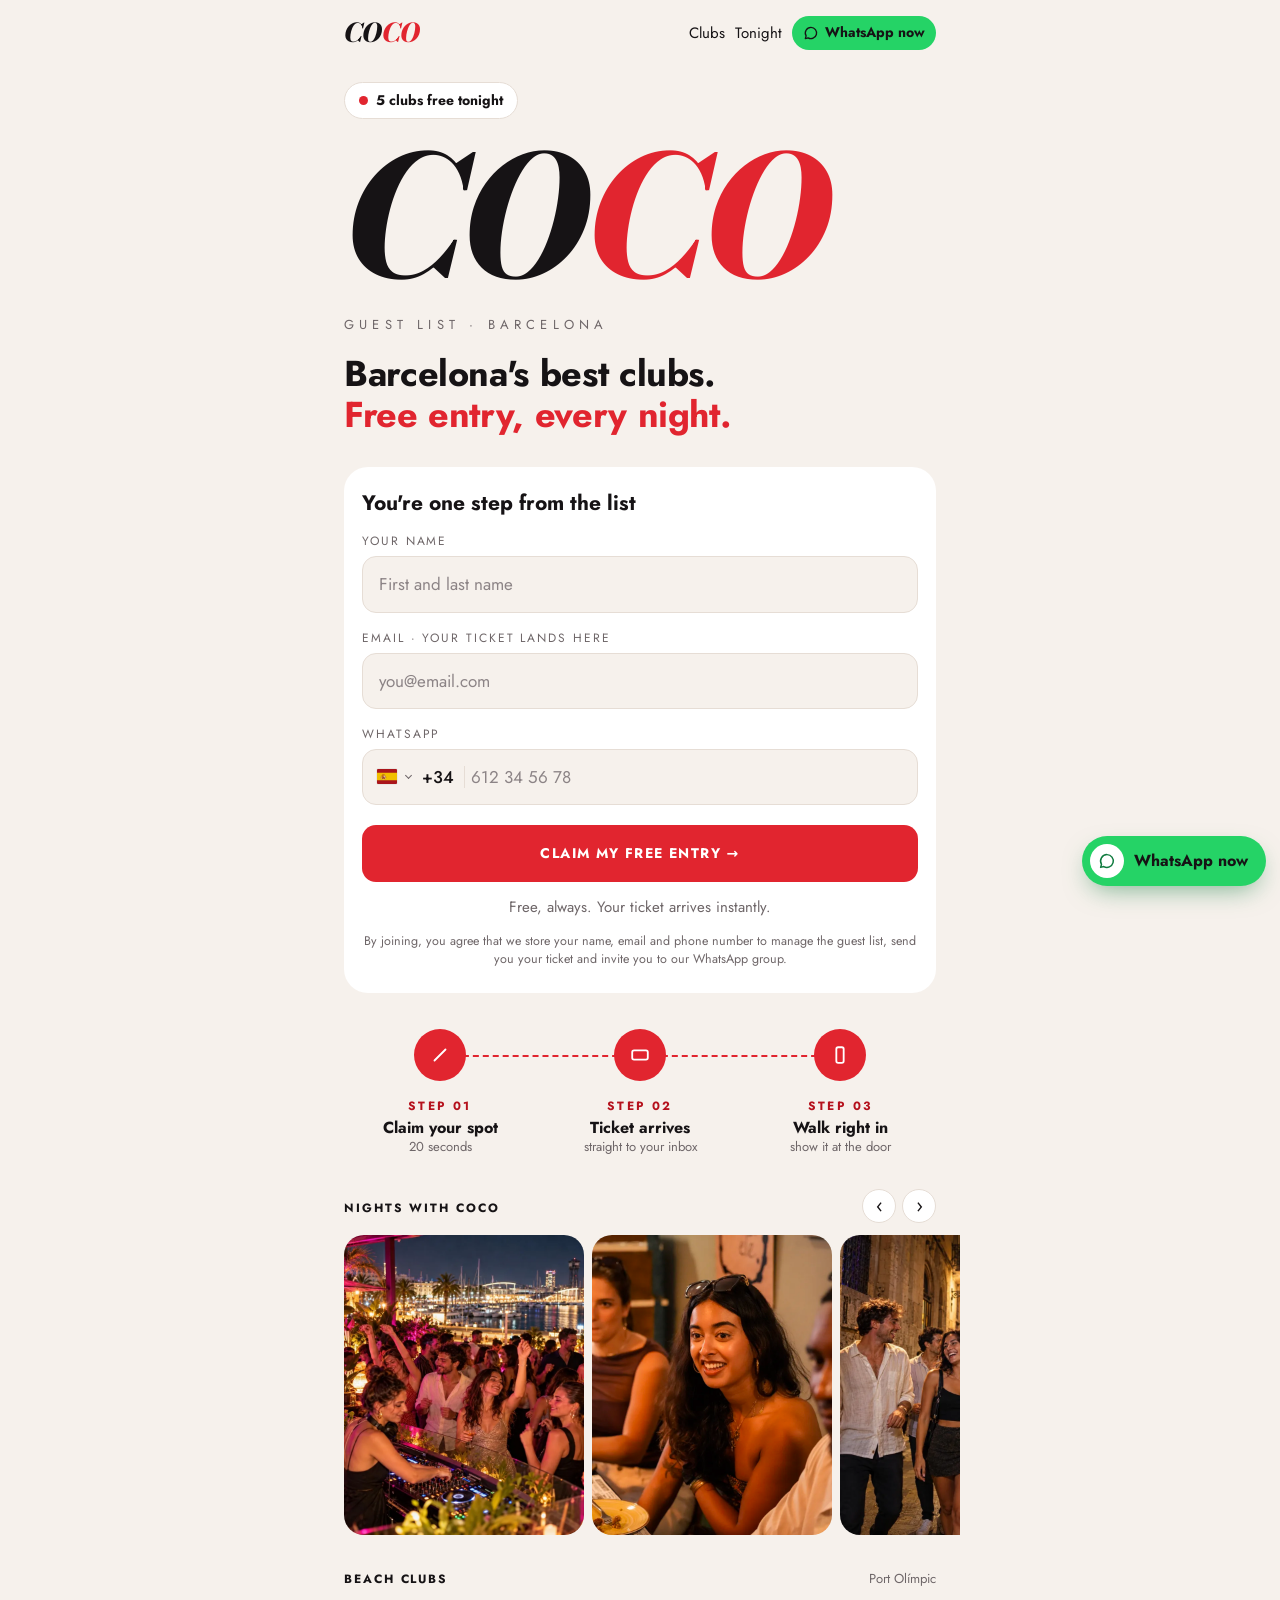
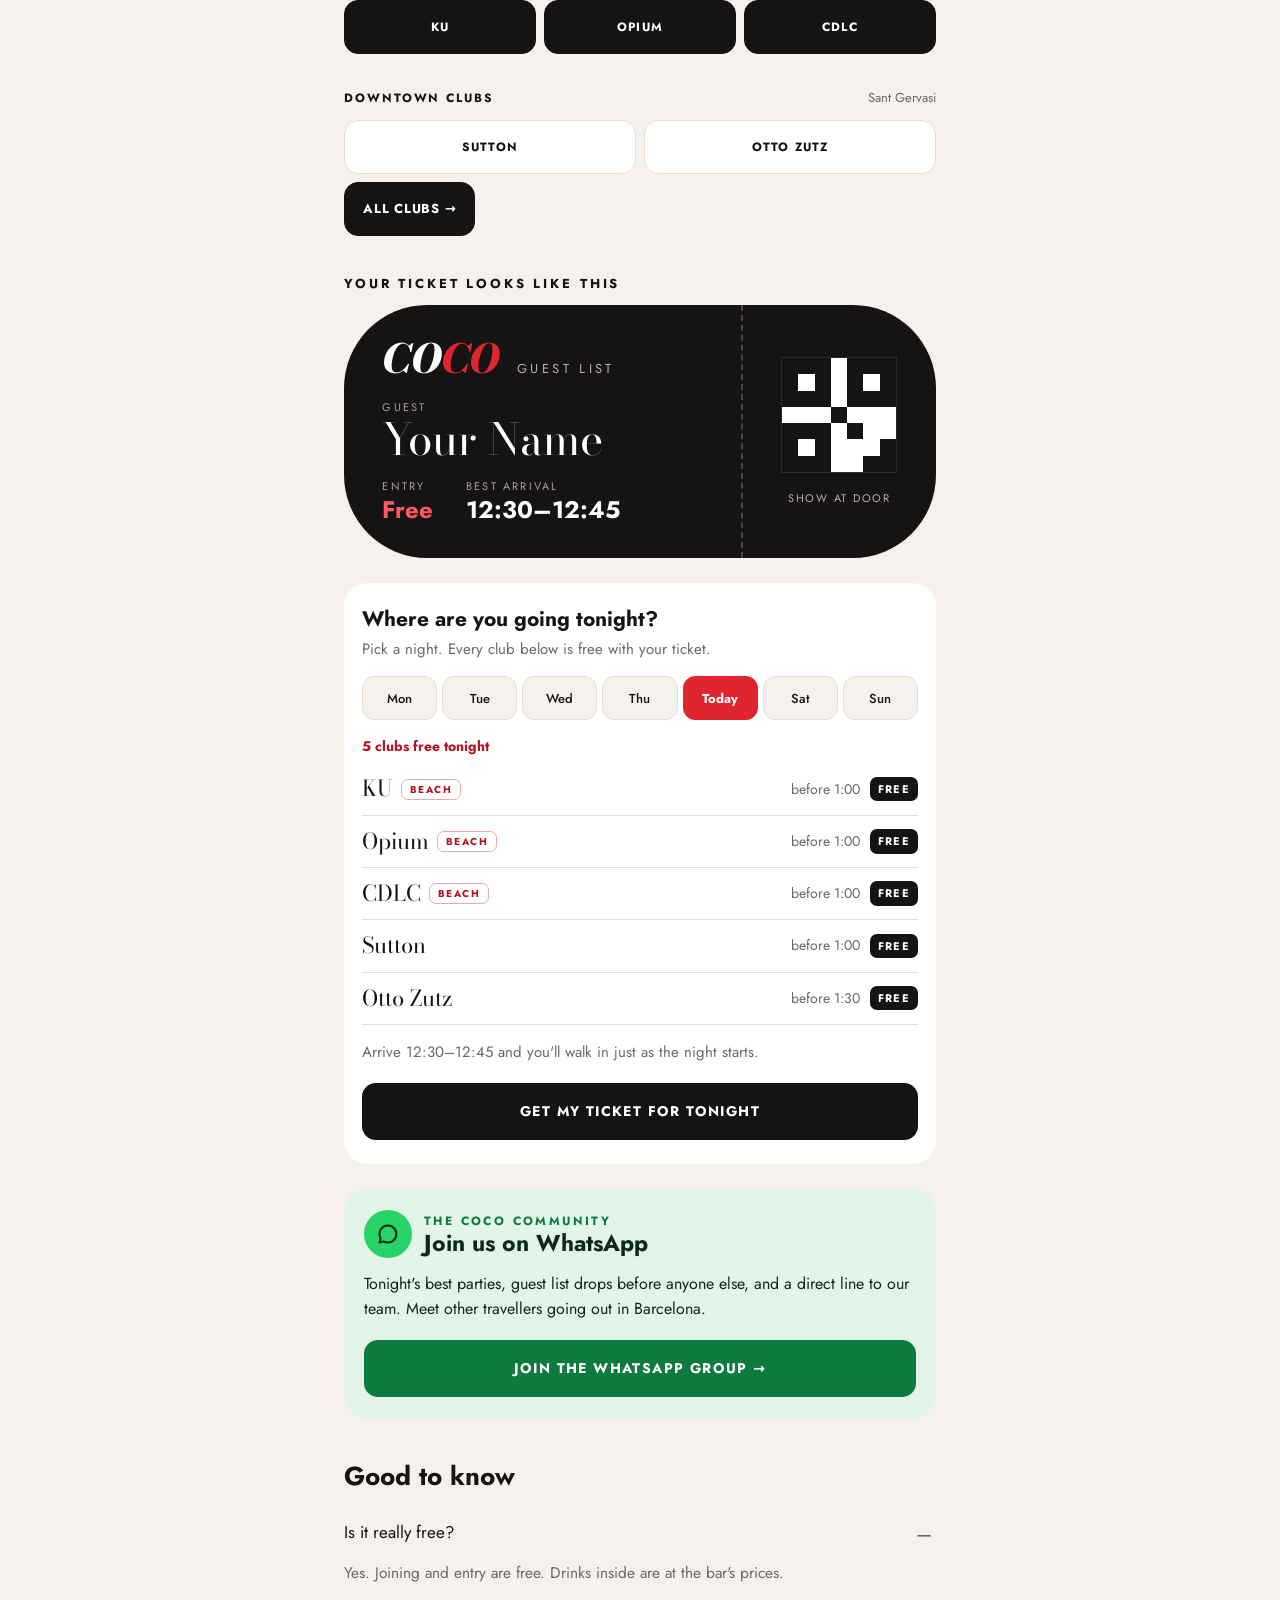
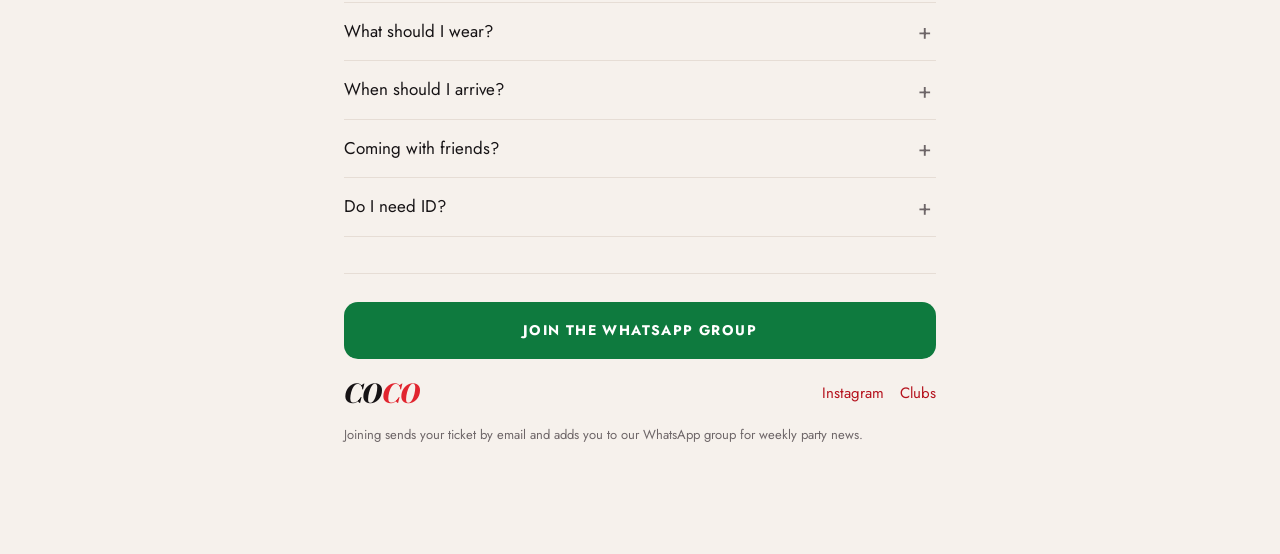
<file: index.html>
<!doctype html>
<html lang="en">
<head>
  <meta charset="utf-8">
  <meta name="viewport" content="width=device-width, initial-scale=1, viewport-fit=cover">
  <title>Barcelona Guest List: Free Club Entry Every Night | COCO</title>
  <meta name="description" content="Free guest list for Barcelona's best clubs. Claim your free entry in 20 seconds, get your ticket by email and walk right in.">
  <meta name="theme-color" content="#F6F1EC">
  <!-- Fonts: loaded from Google Fonts for now. Before launch we plan to host them
       ourselves so visitors' browsers don't contact Google (privacy). -->
  <link rel="preconnect" href="https://fonts.googleapis.com">
  <link rel="preconnect" href="https://fonts.gstatic.com" crossorigin>
  <link href="https://fonts.googleapis.com/css2?family=Bodoni+Moda:ital,opsz,wght@0,6..96,400..900;1,6..96,400..900&family=Jost:wght@400;500;600;700&display=swap" rel="stylesheet">
  <!-- Country picker for the phone field (intl-tel-input v29.5.3, MIT), hosted here, not on a CDN. -->
  <link rel="stylesheet" href="vendor/intl-tel-input/css/intlTelInput.min.css">
  <link rel="stylesheet" href="style.css">
</head>
<body>
  <svg width="0" height="0" style="position:absolute" aria-hidden="true" focusable="false">
    <symbol id="i-chat" viewBox="0 0 24 24"><path d="M12 3.5a8.5 8.5 0 0 0-7.3 12.9L3.5 20.5l4.2-1.1A8.5 8.5 0 1 0 12 3.5z" fill="none" stroke="currentColor" stroke-width="2" stroke-linejoin="round"/></symbol>
  </svg>

  <div class="wrap">
    <!-- 1. Top bar -->
    <header class="top">
      <a class="logo logo-sm" href="./" aria-label="COCO">CO<span class="logo-o">CO</span></a>
      <nav class="top-menu" aria-label="Main">
        <a href="clubs.html">Clubs</a>
        <a href="#tonight">Tonight</a>
        <a class="btn-wa" data-link="whatsapp" href="#"><svg aria-hidden="true"><use href="#i-chat"/></svg>WhatsApp now</a>
      </nav>
    </header>

    <main>
      <!-- 2. Top of page -->
      <section class="hero" aria-labelledby="headline">
        <p class="badge" id="badge" hidden><span class="badge-dot" aria-hidden="true"></span><span id="badge-text"></span></p>
        <p class="logo logo-xl" aria-hidden="true">CO<span class="logo-o">CO</span></p>
        <p class="kicker">Guest list · Barcelona</p>
        <h1 class="headline" id="headline">Barcelona's best clubs.<span>Free entry, every night.</span></h1>
      </section>

      <!-- 3. Sign-up form -->
      <section class="card" id="signup" aria-labelledby="form-title">
        <div id="form-view">
          <h2 class="card-title" id="form-title">You're one step from the list</h2>

          <form id="signup-form" novalidate>
            <div class="field">
              <label for="name">Your name</label>
              <input id="name" name="name" type="text" autocomplete="name" maxlength="121" placeholder="First and last name" required aria-describedby="name-err">
              <p class="err" id="name-err" aria-live="polite"></p>
            </div>
            <div class="field">
              <label for="email">Email · your ticket lands here</label>
              <input id="email" name="email" type="email" inputmode="email" autocomplete="email" maxlength="254" placeholder="you@email.com" required aria-describedby="email-err">
              <p class="err" id="email-err" aria-live="polite"></p>
            </div>
            <div class="field">
              <label for="phone">WhatsApp</label>
              <input id="phone" name="phone" type="tel" inputmode="tel" autocomplete="tel" maxlength="30" required aria-describedby="phone-err">
              <p class="err" id="phone-err" aria-live="polite"></p>
            </div>

            <!-- Honeypot: hidden from people, bots tend to fill it in. -->
            <div class="hp" aria-hidden="true">
              <label for="website">Leave this empty</label>
              <input id="website" name="website" type="text" tabindex="-1" autocomplete="off">
            </div>

            <button type="submit" class="btn btn-red" id="submit">
              <span class="btn-label">Claim my free entry →</span>
              <span class="btn-spinner" aria-hidden="true"></span>
            </button>
            <p class="form-msg" id="form-msg" role="status" aria-live="polite"></p>
            <p class="note">Free, always. Your ticket arrives instantly.</p>
            <p class="consent">
              By joining, you agree that we store your name, email and phone number to manage the
              guest list, send you your ticket and invite you to our WhatsApp group.
              <!-- Privacy notice hidden until the owner approves it. To show it again, add:
                   <a href="privacy.html">Privacy notice</a>  (draft is in content/privacy-page-draft.html) -->
            </p>
          </form>
        </div>

        <div id="done-view" class="done" hidden tabindex="-1">
          <span class="done-mark" aria-hidden="true"></span>
          <h2 class="card-title" id="done-title">You're on the list!</h2>
          <p class="card-sub" id="done-text"></p>
        </div>
      </section>

      <!-- 4. The 3 steps -->
      <ol class="steps" aria-label="How it works">
        <li>
          <span class="step-icon" aria-hidden="true"><svg viewBox="0 0 24 24"><path d="M6 18 18 6"/></svg></span>
          <span class="step-no">STEP 01</span>
          <p class="step-title">Claim your spot</p>
          <p class="step-sub">20 seconds</p>
        </li>
        <li>
          <span class="step-icon" aria-hidden="true"><svg viewBox="0 0 24 24"><rect x="3.5" y="7" width="17" height="10" rx="2"/></svg></span>
          <span class="step-no">STEP 02</span>
          <p class="step-title">Ticket arrives</p>
          <p class="step-sub">straight to your inbox</p>
        </li>
        <li>
          <span class="step-icon" aria-hidden="true"><svg viewBox="0 0 24 24"><rect x="8" y="3.5" width="8" height="17" rx="2"/></svg></span>
          <span class="step-no">STEP 03</span>
          <p class="step-title">Walk right in</p>
          <p class="step-sub">show it at the door</p>
        </li>
      </ol>

      <!-- 5. Nights with COCO: photos of past events. The cards are written by tools/make-gallery.py. -->
      <section class="gallery" aria-labelledby="gallery-title">
        <div class="group-head">
          <h2 class="group-title" id="gallery-title">Nights with COCO</h2>
          <span class="group-where shots-hint" aria-hidden="true">swipe →</span>
          <span class="shots-nav">
            <button class="shots-btn" type="button" data-dir="-1" aria-label="Previous photos" aria-controls="shots">‹</button>
            <button class="shots-btn" type="button" data-dir="1" aria-label="Next photos" aria-controls="shots">›</button>
          </span>
        </div>
        <div class="shots" id="shots">
          <!-- gallery:start -->
          <a class="shot" href="#signup"><img src="img/events/01.webp" width="720" height="900" alt="Rooftop party with a DJ above the port at night" loading="lazy" decoding="async"></a>
          <a class="shot" href="#signup"><img src="img/events/02.webp" width="720" height="900" alt="Guests smiling around a dinner table" loading="lazy" decoding="async"></a>
          <a class="shot" href="#signup"><img src="img/events/03.webp" width="720" height="900" alt="Friends walking through the old town at night" loading="lazy" decoding="async"></a>
          <a class="shot" href="#signup"><img src="img/events/04.webp" width="720" height="900" alt="Seafood paella on the table" loading="lazy" decoding="async"></a>
          <a class="shot" href="#signup"><img src="img/events/05.webp" width="720" height="900" alt="Bartender pouring cocktails for a laughing group" loading="lazy" decoding="async"></a>
          <a class="shot" href="#signup"><img src="img/events/06.webp" width="720" height="900" alt="A plate of turrón shared during a tasting" loading="lazy" decoding="async"></a>
          <a class="shot" href="#signup"><img src="img/events/07.webp" width="720" height="900" alt="Friends toasting with drinks in a bar" loading="lazy" decoding="async"></a>
          <a class="shot" href="#signup"><img src="img/events/08.webp" width="720" height="900" alt="A guest raising a glass of beer at the bar" loading="lazy" decoding="async"></a>
          <a class="shot" href="#signup"><img src="img/events/09.webp" width="720" height="900" alt="Friends with drinks on a terrace over the port" loading="lazy" decoding="async"></a>
          <a class="shot" href="#signup"><img src="img/events/10.webp" width="720" height="900" alt="Inside an old wooden tapas bar" loading="lazy" decoding="async"></a>
          <a class="shot" href="#signup"><img src="img/events/11.webp" width="720" height="900" alt="A group laughing on a night walk through narrow streets" loading="lazy" decoding="async"></a>
          <a class="shot" href="#signup"><img src="img/events/12.webp" width="720" height="900" alt="Guests tasting beer at the bar counter" loading="lazy" decoding="async"></a>
          <a class="shot" href="#signup"><img src="img/events/13.webp" width="720" height="900" alt="The group visiting a market exhibition" loading="lazy" decoding="async"></a>
          <a class="shot" href="#signup"><img src="img/events/14.webp" width="720" height="900" alt="Turrón tasting, guests looking on" loading="lazy" decoding="async"></a>
          <!-- gallery:end -->
        </div>
      </section>

      <!-- 6. Club logos (each links to its card on the Clubs page) -->
      <div class="group-head"><h2 class="group-title">Beach clubs</h2><span class="group-where">Port Olímpic</span></div>
      <div class="tiles tiles-beach">
        <a class="tile tile-beach" href="clubs.html#ku">KU</a>
        <a class="tile tile-beach" href="clubs.html#opium">Opium</a>
        <a class="tile tile-beach" href="clubs.html#cdlc">CDLC</a>
      </div>

      <div class="group-head"><h2 class="group-title">Downtown clubs</h2><span class="group-where">Sant Gervasi</span></div>
      <div class="tiles tiles-down">
        <a class="tile" href="clubs.html#sutton">Sutton</a>
        <a class="tile" href="clubs.html#ottozutz">Otto Zutz</a>
      </div>
      <a class="tile tile-all" href="clubs.html">All clubs →</a>

      <!-- 7. Ticket preview -->
      <h2 class="section-label">Your ticket looks like this</h2>
      <div class="ticket">
        <div class="ticket-main">
          <p class="ticket-brand"><span class="logo">CO<span class="logo-o">CO</span></span><span class="ticket-sub">GUEST LIST</span></p>
          <span class="ticket-label ticket-guest">Guest</span>
          <p class="ticket-name">Your Name</p>
          <div class="ticket-facts">
            <div><span class="ticket-label">Entry</span><span class="ticket-free">Free</span></div>
            <div><span class="ticket-label">Best arrival</span><span class="ticket-time">12:30–12:45</span></div>
          </div>
        </div>
        <div class="ticket-side" aria-hidden="true">
          <svg viewBox="0 0 7 7" shape-rendering="crispEdges"><rect width="7" height="7" fill="#fff"/><path d="M0 0h1v1h-1zM1 0h1v1h-1zM2 0h1v1h-1zM4 0h1v1h-1zM5 0h1v1h-1zM6 0h1v1h-1zM0 1h1v1h-1zM2 1h1v1h-1zM4 1h1v1h-1zM6 1h1v1h-1zM0 2h1v1h-1zM1 2h1v1h-1zM2 2h1v1h-1zM4 2h1v1h-1zM5 2h1v1h-1zM6 2h1v1h-1zM3 3h1v1h-1zM0 4h1v1h-1zM1 4h1v1h-1zM2 4h1v1h-1zM4 4h1v1h-1zM0 5h1v1h-1zM2 5h1v1h-1zM6 5h1v1h-1zM0 6h1v1h-1zM1 6h1v1h-1zM2 6h1v1h-1zM5 6h1v1h-1zM6 6h1v1h-1z" fill="#161315"/></svg>
          <span>Show at door</span>
        </div>
      </div>

      <!-- 8. Where are you going tonight? -->
      <section class="card" id="tonight" aria-labelledby="tonight-title">
        <h2 class="card-title" id="tonight-title">Where are you going tonight?</h2>
        <p class="card-sub">Pick a night. Every club below is free with your ticket.</p>
        <div class="days" id="days" role="group" aria-label="Pick a night"></div>
        <p class="count" id="night-count" aria-live="polite"></p>
        <ul class="rows" id="club-list"></ul>
        <p class="arrive">Arrive 12:30–12:45 and you'll walk in just as the night starts.</p>
        <a class="btn btn-black" href="#signup">Get my ticket for tonight</a>
      </section>

      <!-- 9. WhatsApp group -->
      <section class="community" aria-labelledby="community-title">
        <div class="community-head">
          <span class="community-icon" aria-hidden="true"><svg><use href="#i-chat"/></svg></span>
          <div>
            <p class="community-small">The COCO community</p>
            <h2 class="community-title" id="community-title">Join us on WhatsApp</h2>
          </div>
        </div>
        <p class="community-text">Tonight's best parties, guest list drops before anyone else, and a direct line to our team. Meet other travellers going out in Barcelona.</p>
        <a class="btn btn-green" data-link="group" href="#">Join the WhatsApp group →</a>
      </section>

      <!-- 10. Good to know -->
      <section class="faq" aria-labelledby="faq-title">
        <h2 id="faq-title">Good to know</h2>
        <details open>
          <summary>Is it really free?</summary>
          <p>Yes. Joining and entry are free. Drinks inside are at the bar's prices.</p>
        </details>
        <details>
          <summary>What should I wear?</summary>
          <p>Smart casual. Clean sneakers are fine; save the sportswear, flip-flops and beach shorts for the day.</p>
        </details>
        <details>
          <summary>When should I arrive?</summary>
          <p>12:30–12:45 is the sweet spot. Free entry runs until 1:00, and until 1:30 at Otto Zutz.</p>
        </details>
        <details>
          <summary>Coming with friends?</summary>
          <p>Send them this page. Everyone claims their own ticket in 20 seconds.</p>
        </details>
        <details>
          <summary>Do I need ID?</summary>
          <p>Yes, clubs are 18+. Bring your passport or ID card.</p>
        </details>
      </section>
    </main>

    <!-- 11. Bottom of page -->
    <footer class="foot">
      <a class="btn btn-green" data-link="group" href="#">Join the WhatsApp group</a>
      <div class="foot-bar">
        <span class="logo logo-sm">CO<span class="logo-o">CO</span></span>
        <nav class="foot-links" aria-label="Footer">
          <a data-link="instagram" href="#">Instagram</a>
          <a href="clubs.html">Clubs</a>
        </nav>
      </div>
      <p class="foot-small">Joining sends your ticket by email and adds you to our WhatsApp group for weekly party news.</p>
      <!-- Privacy link hidden until the owner approves the notice: <a href="privacy.html">Privacy</a> -->
    </footer>
  </div>

  <a class="wa-float" data-link="whatsapp" href="#"><span class="wa-float-icon"><svg aria-hidden="true" width="18" height="18"><use href="#i-chat"/></svg></span>WhatsApp now</a>

  <p class="demo-badge" id="demo-badge" hidden>Preview mode — nothing is saved</p>

  <script src="clubs-data.js"></script>
  <script src="page.js"></script>
  <script src="vendor/intl-tel-input/js/intlTelInputWithUtils.min.js"></script>
  <script src="script.js"></script>
</body>
</html>
</file>
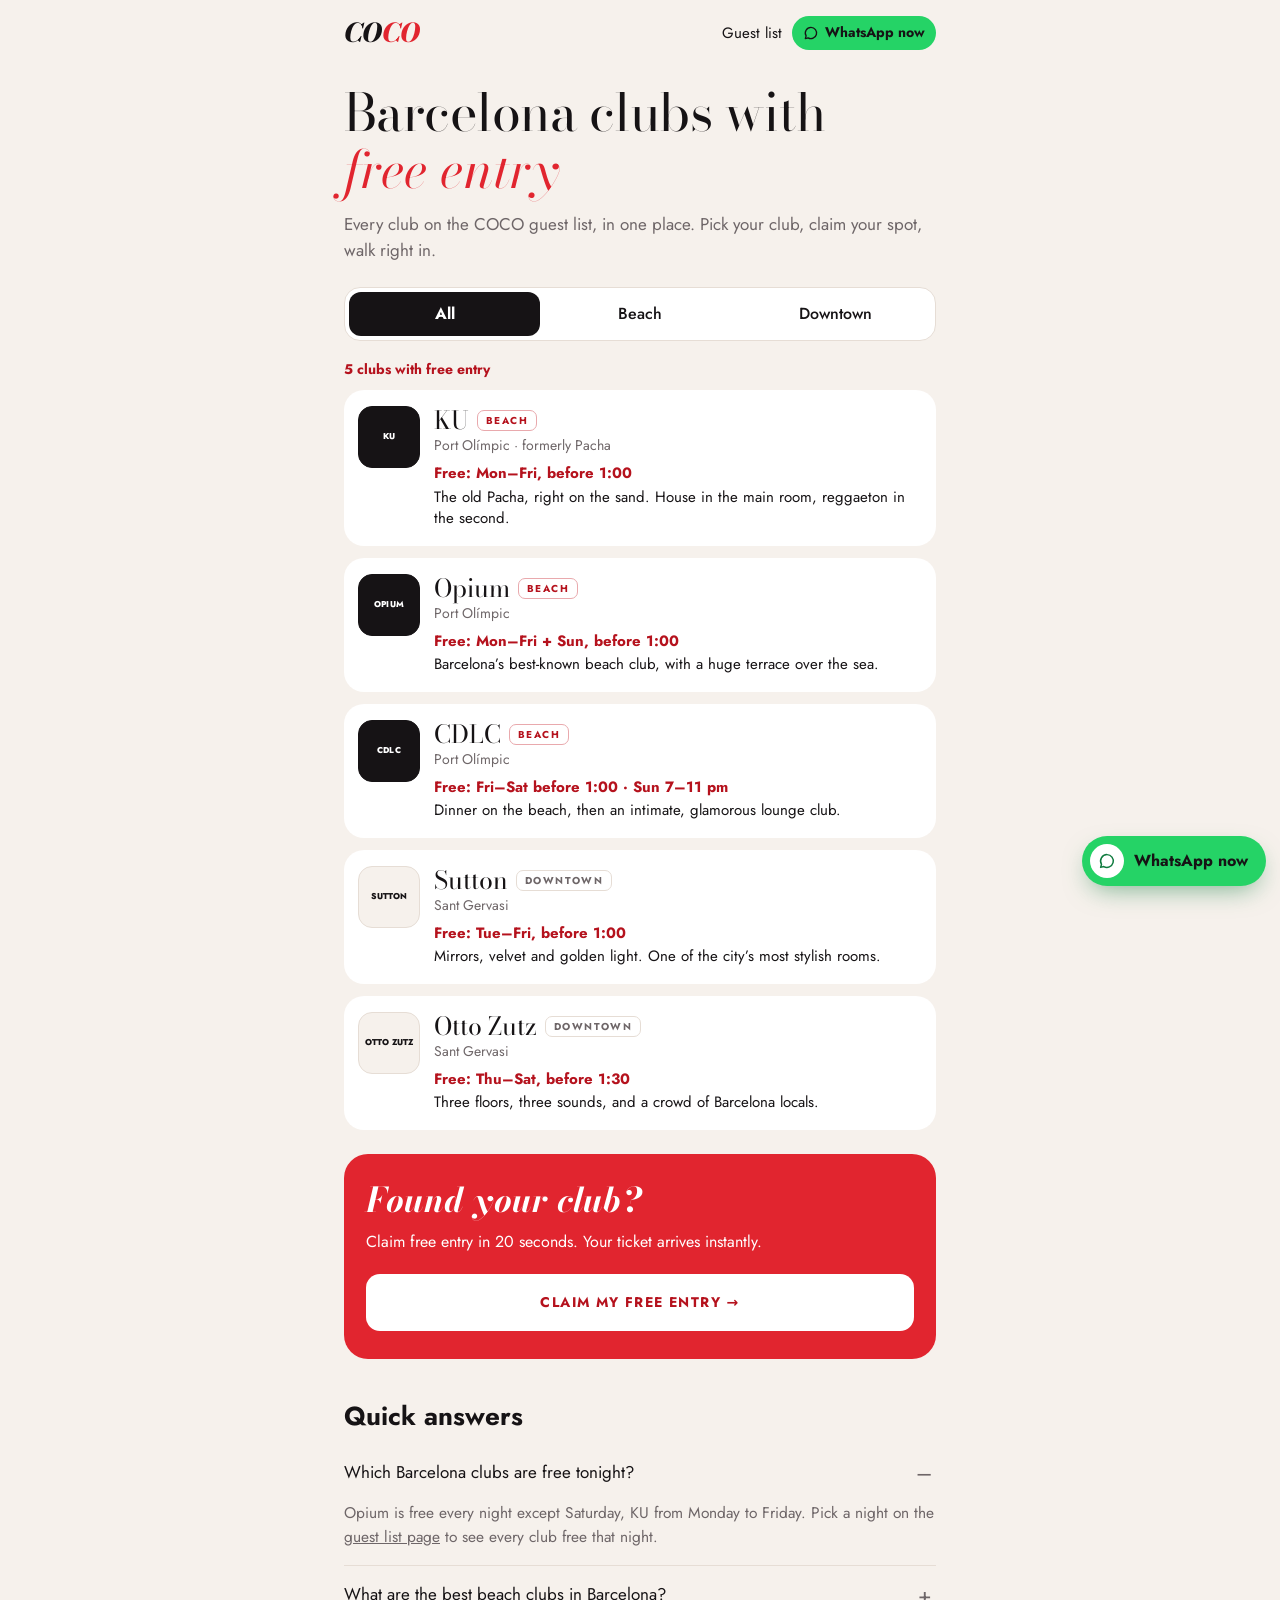
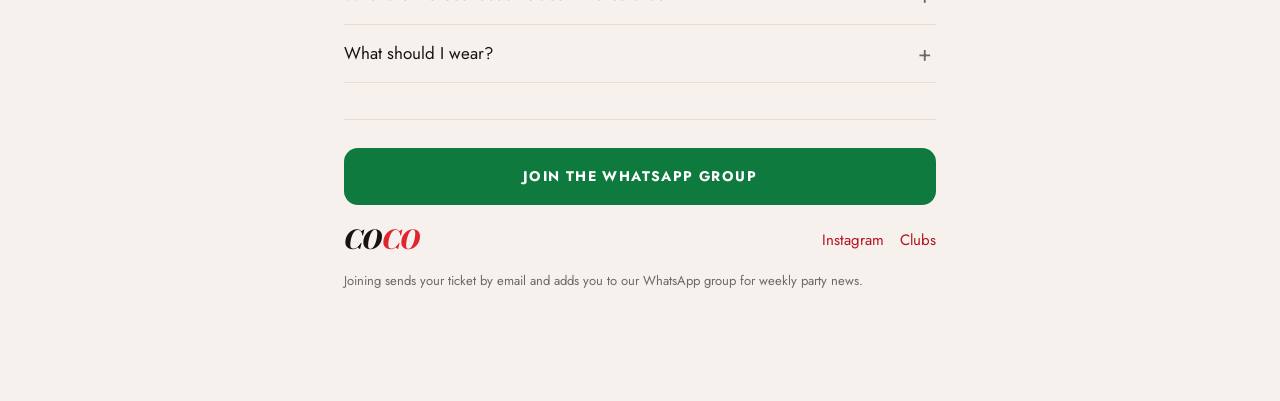
<file: clubs.html>
<!doctype html>
<html lang="en">
<head>
  <meta charset="utf-8">
  <meta name="viewport" content="width=device-width, initial-scale=1, viewport-fit=cover">
  <title>Barcelona Clubs with Free Entry | Beach &amp; Downtown | COCO</title>
  <meta name="description" content="Every Barcelona club on the COCO guest list, beach and downtown, with free entry. Pick your club, claim your spot and walk right in.">
  <meta name="theme-color" content="#F6F1EC">
  <!-- Fonts: loaded from Google Fonts for now (see index.html). -->
  <link rel="preconnect" href="https://fonts.googleapis.com">
  <link rel="preconnect" href="https://fonts.gstatic.com" crossorigin>
  <link href="https://fonts.googleapis.com/css2?family=Bodoni+Moda:ital,opsz,wght@0,6..96,400..900;1,6..96,400..900&family=Jost:wght@400;500;600;700&display=swap" rel="stylesheet">
  <link rel="stylesheet" href="style.css">
</head>
<body>
  <svg width="0" height="0" style="position:absolute" aria-hidden="true" focusable="false">
    <symbol id="i-chat" viewBox="0 0 24 24"><path d="M12 3.5a8.5 8.5 0 0 0-7.3 12.9L3.5 20.5l4.2-1.1A8.5 8.5 0 1 0 12 3.5z" fill="none" stroke="currentColor" stroke-width="2" stroke-linejoin="round"/></symbol>
  </svg>

  <div class="wrap">
    <!-- 1. Top bar -->
    <header class="top">
      <a class="logo logo-sm" href="index.html" aria-label="COCO">CO<span class="logo-o">CO</span></a>
      <nav class="top-menu" aria-label="Main">
        <a href="index.html">Guest list</a>
        <a class="btn-wa" data-link="whatsapp" href="#"><svg aria-hidden="true"><use href="#i-chat"/></svg>WhatsApp now</a>
      </nav>
    </header>

    <main>
      <!-- 2. Top of page -->
      <h1 class="page-title">Barcelona clubs with <em>free entry</em></h1>
      <p class="page-intro">Every club on the COCO guest list, in one place. Pick your club, claim your spot, walk right in.</p>
      <div class="tabs" role="group" aria-label="Filter clubs">
        <button class="tab" type="button" data-tab="all" aria-pressed="true">All</button>
        <button class="tab" type="button" data-tab="beach" aria-pressed="false">Beach</button>
        <button class="tab" type="button" data-tab="downtown" aria-pressed="false">Downtown</button>
      </div>
      <p class="club-count" id="club-count" aria-live="polite">5 clubs with free entry</p>

      <!-- 3. The club cards. Logos are text tiles until the owner sends the real logos. -->
      <div id="club-cards">
        <article class="club-card" id="ku" data-type="beach">
          <div class="club-logo club-logo-beach" aria-hidden="true">KU</div>
          <div class="club-body">
            <h3 class="club-name">KU <span class="tag tag-beach">Beach</span></h3>
            <p class="club-area">Port Olímpic · formerly Pacha</p>
            <p class="club-free">Free: Mon–Fri, before 1:00</p>
            <p class="club-blurb">The old Pacha, right on the sand. House in the main room, reggaeton in the second.</p>
          </div>
        </article>
        <article class="club-card" id="opium" data-type="beach">
          <div class="club-logo club-logo-beach" aria-hidden="true">Opium</div>
          <div class="club-body">
            <h3 class="club-name">Opium <span class="tag tag-beach">Beach</span></h3>
            <p class="club-area">Port Olímpic</p>
            <p class="club-free">Free: Mon–Fri + Sun, before 1:00</p>
            <p class="club-blurb">Barcelona’s best-known beach club, with a huge terrace over the sea.</p>
          </div>
        </article>
        <article class="club-card" id="cdlc" data-type="beach">
          <div class="club-logo club-logo-beach" aria-hidden="true">CDLC</div>
          <div class="club-body">
            <h3 class="club-name">CDLC <span class="tag tag-beach">Beach</span></h3>
            <p class="club-area">Port Olímpic</p>
            <p class="club-free">Free: Fri–Sat before 1:00 · Sun 7–11 pm</p>
            <p class="club-blurb">Dinner on the beach, then an intimate, glamorous lounge club.</p>
          </div>
        </article>
        <article class="club-card" id="sutton" data-type="downtown">
          <div class="club-logo" aria-hidden="true">Sutton</div>
          <div class="club-body">
            <h3 class="club-name">Sutton <span class="tag">Downtown</span></h3>
            <p class="club-area">Sant Gervasi</p>
            <p class="club-free">Free: Tue–Fri, before 1:00</p>
            <p class="club-blurb">Mirrors, velvet and golden light. One of the city’s most stylish rooms.</p>
          </div>
        </article>
        <article class="club-card" id="ottozutz" data-type="downtown">
          <div class="club-logo" aria-hidden="true">Otto Zutz</div>
          <div class="club-body">
            <h3 class="club-name">Otto Zutz <span class="tag">Downtown</span></h3>
            <p class="club-area">Sant Gervasi</p>
            <p class="club-free">Free: Thu–Sat, before 1:30</p>
            <p class="club-blurb">Three floors, three sounds, and a crowd of Barcelona locals.</p>
          </div>
        </article>
      </div>

      <!-- 4. Red box -->
      <section class="found" aria-labelledby="found-title">
        <h2 id="found-title">Found your club?</h2>
        <p>Claim free entry in 20 seconds. Your ticket arrives instantly.</p>
        <a class="btn btn-white" href="index.html#signup">Claim my free entry →</a>
      </section>

      <!-- 5. Quick answers -->
      <section class="faq" aria-labelledby="faq-title">
        <h2 id="faq-title">Quick answers</h2>
        <details open>
          <summary>Which Barcelona clubs are free tonight?</summary>
          <p>Opium is free every night except Saturday, KU from Monday to Friday. Pick a night on the <a href="index.html#tonight">guest list page</a> to see every club free that night.</p>
        </details>
        <details>
          <summary>What are the best beach clubs in Barcelona?</summary>
          <p>KU, Opium and CDLC, side by side in Port Olímpic on the Barceloneta seafront.</p>
        </details>
        <details>
          <summary>What should I wear?</summary>
          <p>Smart casual. Clean sneakers are fine; save the sportswear, flip-flops and beach shorts for the day.</p>
        </details>
      </section>
    </main>

    <!-- Bottom of page: same as the home page -->
    <footer class="foot">
      <a class="btn btn-green" data-link="group" href="#">Join the WhatsApp group</a>
      <div class="foot-bar">
        <span class="logo logo-sm">CO<span class="logo-o">CO</span></span>
        <nav class="foot-links" aria-label="Footer">
          <a data-link="instagram" href="#">Instagram</a>
          <a href="clubs.html">Clubs</a>
        </nav>
      </div>
      <p class="foot-small">Joining sends your ticket by email and adds you to our WhatsApp group for weekly party news.</p>
    </footer>
  </div>

  <a class="wa-float" data-link="whatsapp" href="#"><span class="wa-float-icon"><svg aria-hidden="true" width="18" height="18"><use href="#i-chat"/></svg></span>WhatsApp now</a>

  <script src="clubs-data.js"></script>
  <script src="page.js"></script>
</body>
</html>
</file>
<file: style.css>
/* COCO Guest List — light cream design from the developer handoff PDF (2026-10-19).
   Colours and fonts live in :root so they can be changed in one place. */
:root {
  --bg: #F6F1EC;          /* page background */
  --card: #FFFFFF;
  --ink: #161315;         /* text */
  --grey: #6E6668;        /* secondary text */
  --red: #E1252F;         /* red buttons, big red words */
  --red-text: #B5121D;    /* small red text (readable on cream) */
  --wa: #25D366;          /* WhatsApp green: top button and floating button */
  --wa-deep: #0E7A3E;     /* WhatsApp green: other buttons and text */
  --wa-tint: #E3F5E8;
  --line: #E6DDD5;
  --field: #F6F1EC;
  --error: #B5121D;
  --display: "Bodoni Moda", "Didot", "Bodoni 72", Georgia, serif;   /* COCO logo and club names */
  --sans: "Jost", "Century Gothic", "Segoe UI", system-ui, sans-serif;
  --gutter: 16px;
}

*, *::before, *::after { box-sizing: border-box; }
[hidden] { display: none !important; }
html { -webkit-text-size-adjust: 100%; scroll-behavior: smooth; }
body {
  margin: 0;
  min-height: 100vh;
  background: var(--bg);
  color: var(--ink);
  font: 400 17px/1.5 var(--sans);
  -webkit-font-smoothing: antialiased;
}
a { color: inherit; }
h1, h2, h3, p, ul, ol { margin: 0; }
ul, ol { padding: 0; list-style: none; }
button { font: inherit; color: inherit; }
:focus-visible { outline: 2px solid var(--ink); outline-offset: 3px; }
[id] { scroll-margin-top: 16px; }

.wrap { width: 100%; max-width: 600px; margin: 0 auto; padding: 0 var(--gutter); }

/* ---------- Logo ---------- */
/* font-optical-sizing off: at a big size Bodoni Moda would otherwise draw hairline-thin strokes. */
.logo { font-family: var(--display); font-style: italic; font-weight: 800; font-optical-sizing: none; letter-spacing: -0.02em; text-decoration: none; line-height: 1; }
.logo-o { color: var(--red); }
.logo-sm { font-size: 26px; }

/* ---------- Top bar ---------- */
.top { display: flex; flex-wrap: wrap; align-items: center; justify-content: space-between; gap: 10px 12px; padding: 16px 0 8px; }
.top-menu { display: flex; align-items: center; gap: 10px; font-size: 15px; }
.top-menu a:not(.btn-wa) { text-decoration: none; }
.top-menu a:not(.btn-wa):hover { text-decoration: underline; text-underline-offset: 4px; }
.btn-wa {
  display: inline-flex; align-items: center; gap: 6px;
  padding: 9px 11px; border-radius: 999px;
  background: var(--wa); color: var(--ink); font-weight: 700; font-size: 14px; line-height: 1.1; text-decoration: none;
  white-space: nowrap;
}
.btn-wa:hover { filter: brightness(0.96); }
.btn-wa svg { width: 16px; height: 16px; flex: none; }
.wa-float svg { width: 18px; height: 18px; flex: none; }

/* ---------- Top of the home page ---------- */
.hero { padding: 24px 0 8px; }
.badge {
  display: inline-flex; align-items: center; gap: 8px;
  padding: 7px 14px; border-radius: 999px; background: var(--card); border: 1px solid var(--line);
  font-size: 14px; font-weight: 700;
}
.badge-dot { width: 9px; height: 9px; border-radius: 50%; background: var(--red); }
.logo-xl { display: block; margin-top: 14px; font-size: clamp(96px, 31vw, 168px); }
.kicker { margin-top: 14px; font-size: 13px; letter-spacing: 0.4em; text-transform: uppercase; color: var(--grey); }
.headline { margin-top: 18px; font-size: clamp(27px, 7.4vw, 36px); font-weight: 700; line-height: 1.15; letter-spacing: -0.01em; }
.headline span { display: block; color: var(--red); }

/* ---------- Cards ---------- */
.card { margin-top: 24px; padding: 24px 18px; border-radius: 24px; background: var(--card); }
.card-title { font-size: 21px; font-weight: 700; line-height: 1.2; }
.card-sub { margin-top: 6px; font-size: 15px; color: var(--grey); }

/* ---------- Sign-up form ---------- */
.field { margin-top: 16px; }
label { display: block; margin-bottom: 6px; font-size: 12px; letter-spacing: 0.16em; text-transform: uppercase; color: var(--grey); }
input {
  display: block; width: 100%; padding: 16px 16px;
  border: 1px solid var(--line); border-radius: 14px; background: var(--field);
  color: var(--ink); font: 400 17px/1.3 var(--sans);
  -webkit-appearance: none; appearance: none;
}
input::placeholder { color: #8C8486; }
input:focus { outline: none; border-color: var(--ink); box-shadow: 0 0 0 3px rgba(22, 19, 21, 0.12); }
input[aria-invalid="true"] { border-color: var(--error); }
input:-webkit-autofill { -webkit-text-fill-color: var(--ink); -webkit-box-shadow: 0 0 0 1000px var(--field) inset; }
.err { margin-top: 6px; font-size: 14px; color: var(--error); }
.err:empty { display: none; }
/* Honeypot: off-screen, not display:none (some bots skip hidden fields) */
.hp { position: absolute; left: -10000px; width: 1px; height: 1px; overflow: hidden; }

.btn {
  position: relative; display: block; width: 100%;
  padding: 18px 12px; border: 0; border-radius: 14px;
  font-size: 14px; font-weight: 700; letter-spacing: 0.1em; text-transform: uppercase; text-align: center; text-decoration: none;
  cursor: pointer; transition: transform 0.12s ease, filter 0.2s ease;
}
.btn:hover { filter: brightness(0.95); }
.btn:active { transform: scale(0.99); }
.btn-red { background: var(--red); color: #fff; }
.btn-black { background: var(--ink); color: #fff; }
.btn-green { background: var(--wa-deep); color: #fff; }
.btn-white { background: #fff; color: var(--red-text); }
.btn[disabled] { cursor: progress; opacity: 0.85; }
#signup .btn { margin-top: 20px; }
.btn-spinner { display: none; width: 16px; height: 16px; margin-left: 10px; vertical-align: -3px; border: 2px solid rgba(255, 255, 255, 0.4); border-top-color: #fff; border-radius: 50%; animation: spin 0.8s linear infinite; }
.btn.is-loading .btn-spinner { display: inline-block; }
.note { margin-top: 14px; text-align: center; font-size: 15px; color: var(--grey); }
.form-msg { margin-top: 12px; text-align: center; font-size: 15px; }
.form-msg:empty { display: none; }
.form-msg.is-error { color: var(--error); }
.consent { margin-top: 14px; font-size: 12.5px; line-height: 1.45; color: var(--grey); text-align: center; }

.done { padding: 16px 0; text-align: center; outline: none; }
.done-mark { display: block; position: relative; width: 60px; height: 60px; margin: 0 auto 18px; border: 2px solid var(--wa-deep); border-radius: 50%; animation: pop 0.6s cubic-bezier(.2,.9,.3,1.3) both; }
.done-mark::after { content: ""; position: absolute; left: 21px; top: 12px; width: 12px; height: 24px; border-right: 3px solid var(--wa-deep); border-bottom: 3px solid var(--wa-deep); transform: rotate(45deg); }

/* ---------- Phone picker (intl-tel-input, themed to match) ---------- */
:root {
  --iti-hover-color: rgba(22, 19, 21, 0.06);
  --iti-border-color: var(--line);
  --iti-country-selector-bg: #fff;
  --iti-icon-color: var(--grey);
  --iti-arrow-padding: 9px;
  --iti-strict-reject-flash-color: rgba(225, 37, 47, 0.12);
}
.iti { display: block; width: 100%; }
.iti__selected-country { font: 500 17px/1.3 var(--sans); color: var(--ink); cursor: pointer; }
.iti__selected-country:focus-visible { outline: 2px solid var(--ink); outline-offset: -2px; border-radius: 14px 0 0 14px; }
.iti__selected-country-primary { padding: 0 var(--iti-arrow-padding) 0 14px; }
.iti__selected-dial-code { margin-left: 2px; padding-right: 10px; border-right: 1px solid var(--line); }
.iti__country-selector { color-scheme: light; color: var(--ink); font: 400 16px/1.4 var(--sans); border-radius: 12px; }
.iti--inline-country-selector .iti__country-selector,
.iti--detached-country-selector .iti__country-selector { border: 1px solid var(--line); box-shadow: 0 18px 44px -16px rgba(22, 19, 21, 0.35); }
.iti--inline-country-selector .iti__country-list { max-height: 240px; }
.iti__country-list { overflow-x: hidden; white-space: normal; }
.iti__country-name { min-width: 0; overflow-wrap: anywhere; }
.iti__search-input { background: transparent; color: var(--ink); font: 400 16px/1.4 var(--sans); } /* 16px or more stops iPhones zooming in */
.iti__search-input::placeholder { color: var(--grey); }
.iti__search-input:focus { outline: none; }
.iti__country { padding-top: 9px; padding-bottom: 9px; }
.iti__country .iti__dial-code { margin-left: 8px; color: var(--grey); }
.iti__no-results { color: var(--grey); }
.iti--fullscreen-popup.iti--detached-country-selector { background-color: rgba(22, 19, 21, 0.55); }

/* ---------- The 3 steps ---------- */
.steps { position: relative; display: grid; grid-template-columns: repeat(3, 1fr); gap: 8px; margin-top: 36px; text-align: center; }
.steps::before { content: ""; position: absolute; left: 16.7%; right: 16.7%; top: 26px; border-top: 2px dashed var(--red); }
.step-icon { position: relative; display: grid; place-items: center; width: 52px; height: 52px; margin: 0 auto 10px; border-radius: 50%; background: var(--red); }
.step-icon svg { width: 22px; height: 22px; fill: none; stroke: #fff; stroke-width: 2; stroke-linecap: round; stroke-linejoin: round; }
.step-no { font-size: 12px; font-weight: 700; letter-spacing: 0.2em; color: var(--red-text); }
.step-title { font-size: 16px; font-weight: 700; line-height: 1.2; }
.step-sub { margin-top: 2px; font-size: 13px; line-height: 1.25; color: var(--grey); }

/* ---------- Club tiles ---------- */
.group-head { display: flex; justify-content: space-between; align-items: baseline; gap: 8px; margin: 34px 0 12px; }
.group-title { font-size: 12px; font-weight: 700; letter-spacing: 0.16em; text-transform: uppercase; white-space: nowrap; }
.group-where { font-size: 13px; color: var(--grey); text-align: right; }
.tiles { display: grid; gap: 8px; }
.tiles-beach { grid-template-columns: repeat(3, 1fr); }
.tiles-down { grid-template-columns: repeat(2, 1fr); }
.tile {
  display: grid; place-items: center; min-height: 54px; padding: 8px 4px; border-radius: 14px;
  border: 1px solid var(--line); background: var(--card); color: var(--ink);
  font-size: 12px; font-weight: 700; letter-spacing: 0.1em; text-transform: uppercase; text-align: center; text-decoration: none; line-height: 1.2;
}
.tile-beach { background: var(--ink); border-color: var(--ink); color: #fff; }
.tile:hover { filter: brightness(0.94); }
.tile-all { display: inline-grid; margin-top: 8px; padding: 14px 18px; background: var(--ink); border-color: var(--ink); color: #fff; font-size: 13px; letter-spacing: 0.06em; }

/* ---------- Nights with COCO: photos of past events, swiped sideways (each opens the form) ---------- */
.shots {
  display: flex; gap: 8px; overflow-x: auto; scroll-snap-type: x mandatory; scroll-behavior: smooth;
  margin: 0 calc(-1 * var(--gutter)); padding: 0 var(--gutter); scroll-padding: 0 var(--gutter);
  scrollbar-width: none; overscroll-behavior-x: contain;
}
.shots::-webkit-scrollbar { display: none; }
.shot { flex: 0 0 62%; max-width: 240px; aspect-ratio: 4 / 5; border-radius: 20px; overflow: hidden; scroll-snap-align: start; background: var(--line); }
.shot img { display: block; width: 100%; height: 100%; object-fit: cover; }
.shots-nav { display: none; gap: 6px; }
.shots-btn {
  width: 34px; height: 34px; padding: 0; border: 1px solid var(--line); border-radius: 50%;
  background: var(--card); color: var(--ink); font-size: 20px; line-height: 1; cursor: pointer;
}
.shots-btn:hover { filter: brightness(0.94); }
/* Phones swipe; computers with a mouse get the ‹ › buttons instead of the "swipe →" hint. */
@media (hover: hover) and (pointer: fine) {
  .shots-hint { display: none; }
  .shots-nav { display: flex; }
}

/* ---------- Ticket preview: the real ticket image (the same file is emailed to guests) ---------- */
.section-label { margin: 38px 0 12px; font-size: 13px; font-weight: 700; letter-spacing: 0.22em; text-transform: uppercase; }
/* Sizes use the card's own width (cqw), so it keeps the PDF's proportions from a small phone to a computer. */
.ticket {
  container-type: inline-size; display: grid; grid-template-columns: 1fr 33%; align-items: center;
  aspect-ratio: 790 / 338; border-radius: 6.5cqw; background: var(--ink); color: #fff; overflow: hidden;
}
@supports not (container-type: inline-size) { .ticket { border-radius: 22px; } }
.ticket-main { padding: 4cqw 3cqw 4cqw 6.5cqw; }
.ticket-brand { display: flex; align-items: baseline; gap: 3cqw; }
.ticket-brand .logo { font-size: clamp(22px, 8cqw, 40px); }
.ticket-brand .logo-o { color: var(--red); }
.ticket-sub { font-size: clamp(9px, 3cqw, 13px); letter-spacing: 0.26em; color: #b7afb1; }
.ticket-label { display: block; font-size: clamp(8px, 2.6cqw, 11px); letter-spacing: 0.2em; text-transform: uppercase; color: #a79fa1; }
.ticket-guest { margin-top: 3.4cqw; }
.ticket-name { font-family: var(--display); font-size: clamp(24px, 9.6cqw, 44px); line-height: 1.1; }
.ticket-facts { display: flex; gap: 5.5cqw; margin-top: 2.4cqw; }
.ticket-free, .ticket-time { display: block; font-size: clamp(15px, 5.3cqw, 24px); font-weight: 700; line-height: 1.25; }
.ticket-free { color: #ff5a62; }
.ticket-side { display: grid; place-items: center; align-content: center; gap: 3cqw; align-self: stretch; border-left: 2px dashed #4a4446; padding: 2cqw; text-align: center; }
.ticket-side svg { width: 19.6cqw; height: 19.6cqw; border: 1px solid #2e2a2c; }
.ticket-side span { font-size: clamp(8px, 2.6cqw, 11px); letter-spacing: 0.16em; text-transform: uppercase; color: #b7afb1; }

/* ---------- "Where are you going tonight?" ---------- */
.days { display: grid; grid-template-columns: repeat(7, 1fr); gap: 5px; margin-top: 16px; }
.day {
  min-height: 44px; padding: 4px 0; border: 1px solid var(--line); border-radius: 12px; background: var(--bg);
  font-size: 13px; font-weight: 500; cursor: pointer;
}
.day[aria-pressed="true"] { background: var(--red); border-color: var(--red); color: #fff; font-weight: 700; }
.count { margin-top: 16px; font-size: 14px; font-weight: 700; color: var(--red-text); }
.rows { margin-top: 6px; }
.row { display: flex; justify-content: space-between; align-items: center; gap: 10px; padding: 13px 0; border-bottom: 1px solid var(--line); }
.row-name { display: flex; align-items: center; gap: 8px; min-width: 0; }
.row-club { font-family: var(--display); font-size: 22px; line-height: 1.15; }
.row-right { display: flex; align-items: center; gap: 10px; flex: none; }
.row-when { font-size: 14px; color: var(--grey); }
.pill { padding: 4px 8px; border-radius: 7px; background: var(--ink); color: #fff; font-size: 11px; font-weight: 700; letter-spacing: 0.12em; text-transform: uppercase; }
.tag {
  display: inline-block; padding: 2px 8px; border: 1px solid var(--line); border-radius: 7px;
  font-family: var(--sans); font-size: 10px; font-weight: 700; letter-spacing: 0.14em; text-transform: uppercase; color: var(--grey); line-height: 1.5;
}
.tag-beach { border-color: #E9A9AD; color: var(--red-text); }
.arrive { margin: 16px 0 20px; font-size: 15px; color: var(--grey); }

/* ---------- WhatsApp community ---------- */
.community { margin-top: 24px; padding: 22px 20px; border-radius: 24px; background: var(--wa-tint); color: #0b2a17; }
.community-head { display: flex; align-items: center; gap: 12px; }
.community-icon { display: grid; place-items: center; flex: none; width: 48px; height: 48px; border-radius: 50%; background: var(--wa); color: #0b2a17; }
.community-icon svg { width: 24px; height: 24px; }
.community-small { font-size: 12px; font-weight: 700; letter-spacing: 0.2em; text-transform: uppercase; color: var(--wa-deep); }
.community-title { font-size: 23px; font-weight: 700; line-height: 1.15; }
.community-text { margin: 14px 0 18px; font-size: 16px; line-height: 1.55; }

/* ---------- Questions ---------- */
.faq { margin-top: 38px; }
.faq h2 { margin-bottom: 8px; font-size: 26px; font-weight: 700; }
details { border-bottom: 1px solid var(--line); }
summary { position: relative; display: block; padding: 16px 32px 16px 0; font-size: 17px; cursor: pointer; list-style: none; }
summary::-webkit-details-marker { display: none; }
summary::after { content: "+"; position: absolute; right: 4px; top: 50%; transform: translateY(-50%); font-size: 22px; line-height: 1; color: var(--grey); }
details[open] > summary::after { content: "\2013"; }
details p { padding: 0 0 16px; font-size: 15.5px; line-height: 1.55; color: var(--grey); }

/* ---------- Bottom of the page ---------- */
.foot { margin-top: 36px; padding: 28px 0 calc(110px + env(safe-area-inset-bottom)); border-top: 1px solid var(--line); }
.foot-bar { display: flex; align-items: center; justify-content: space-between; gap: 16px; margin-top: 22px; }
.foot-links { display: flex; flex-wrap: wrap; justify-content: flex-end; gap: 6px 16px; font-size: 15px; color: var(--red-text); }
.foot-links a { text-decoration: none; }
.foot-links a:hover { text-decoration: underline; text-underline-offset: 4px; }
.foot-small { margin-top: 18px; font-size: 13px; line-height: 1.5; color: var(--grey); }

.wa-float {
  position: fixed; right: max(14px, env(safe-area-inset-right)); bottom: calc(14px + env(safe-area-inset-bottom)); z-index: 20;
  display: inline-flex; align-items: center; gap: 10px; padding: 8px 18px 8px 8px; border-radius: 999px;
  background: var(--wa); color: var(--ink); font-size: 16px; font-weight: 700; text-decoration: none;
  box-shadow: 0 10px 26px -8px rgba(14, 122, 62, 0.55);
}
.wa-float:hover { filter: brightness(0.96); }
.wa-float-icon { display: grid; place-items: center; width: 34px; height: 34px; border-radius: 50%; background: #fff; color: var(--wa-deep); }

.demo-badge { position: fixed; left: 50%; top: 10px; transform: translateX(-50%); margin: 0; padding: 6px 12px; border-radius: 99px; background: var(--ink); color: #fff; font-size: 12px; white-space: nowrap; z-index: 30; }

/* ---------- Clubs page ---------- */
.page-title { margin-top: 26px; font-family: var(--display); font-size: clamp(30px, 9vw, 52px); font-weight: 400; line-height: 1.1; letter-spacing: -0.01em; }
.page-title em { display: block; color: var(--red); }
.page-intro { margin-top: 14px; font-size: 17px; color: var(--grey); }
.tabs { display: grid; grid-template-columns: repeat(3, 1fr); gap: 4px; margin-top: 24px; padding: 4px; border: 1px solid var(--line); border-radius: 16px; background: var(--card); }
.tab { min-height: 44px; border: 0; border-radius: 12px; background: transparent; font-size: 16px; font-weight: 500; cursor: pointer; }
.tab[aria-pressed="true"] { background: var(--ink); color: #fff; font-weight: 700; }
.club-count { margin: 18px 0 10px; font-size: 14px; font-weight: 700; color: var(--red-text); }
.club-card { display: flex; gap: 14px; margin-bottom: 12px; padding: 16px 14px; border-radius: 20px; background: var(--card); }
.club-logo {
  display: grid; place-items: center; flex: none; width: 62px; height: 62px; padding: 3px; border-radius: 14px;
  background: var(--bg); border: 1px solid var(--line);
  font-size: 8.5px; font-weight: 800; letter-spacing: 0.01em; text-transform: uppercase; text-align: center; line-height: 1.15;
}
.club-logo-beach { background: var(--ink); border-color: var(--ink); color: #fff; }
.club-body { min-width: 0; }
.club-name { display: flex; flex-wrap: wrap; align-items: center; gap: 4px 8px; font-family: var(--display); font-size: 25px; font-weight: 400; line-height: 1.15; }
.club-area { font-size: 14px; color: var(--grey); }
.club-free { margin-top: 6px; font-size: 15px; font-weight: 700; color: var(--red-text); }
.club-blurb { margin-top: 2px; font-size: 15px; line-height: 1.45; }
.found { margin-top: 24px; padding: 28px 22px; border-radius: 24px; background: var(--red); color: #fff; }
.found h2 { font-family: var(--display); font-style: italic; font-size: 34px; font-weight: 700; line-height: 1.1; }
.found p { margin: 10px 0 20px; font-size: 16px; line-height: 1.5; }

/* ---------- Wider screens: the same single column, a little roomier ---------- */
@media (min-width: 700px) {
  :root { --gutter: 24px; }
  .wrap { max-width: 640px; }
  body { font-size: 18px; }
}

/* ---------- Motion ---------- */
@keyframes spin { to { transform: rotate(360deg); } }
@keyframes pop { from { opacity: 0; transform: scale(0.6); } to { opacity: 1; transform: none; } }
@media (prefers-reduced-motion: reduce) {
  html, .shots { scroll-behavior: auto; }
  *, *::before, *::after { animation: none !important; transition: none !important; }
}
</file>
<file: vendor/intl-tel-input/css/intlTelInput.min.css>
:root{--iti-flag-width: 20px;--iti-flag-count: 244}.iti__ac{--iti-flag-offset: 0}.iti__ad{--iti-flag-offset: -1}.iti__ae{--iti-flag-offset: -2}.iti__af{--iti-flag-offset: -3}.iti__ag{--iti-flag-offset: -4}.iti__ai{--iti-flag-offset: -5}.iti__al{--iti-flag-offset: -6}.iti__am{--iti-flag-offset: -7}.iti__ao{--iti-flag-offset: -8}.iti__ar{--iti-flag-offset: -9}.iti__as{--iti-flag-offset: -10}.iti__at{--iti-flag-offset: -11}.iti__au{--iti-flag-offset: -12}.iti__aw{--iti-flag-offset: -13}.iti__ax{--iti-flag-offset: -14}.iti__az{--iti-flag-offset: -15}.iti__ba{--iti-flag-offset: -16}.iti__bb{--iti-flag-offset: -17}.iti__bd{--iti-flag-offset: -18}.iti__be{--iti-flag-offset: -19}.iti__bf{--iti-flag-offset: -20}.iti__bg{--iti-flag-offset: -21}.iti__bh{--iti-flag-offset: -22}.iti__bi{--iti-flag-offset: -23}.iti__bj{--iti-flag-offset: -24}.iti__bl{--iti-flag-offset: -25}.iti__bm{--iti-flag-offset: -26}.iti__bn{--iti-flag-offset: -27}.iti__bo{--iti-flag-offset: -28}.iti__bq{--iti-flag-offset: -29}.iti__br{--iti-flag-offset: -30}.iti__bs{--iti-flag-offset: -31}.iti__bt{--iti-flag-offset: -32}.iti__bw{--iti-flag-offset: -33}.iti__by{--iti-flag-offset: -34}.iti__bz{--iti-flag-offset: -35}.iti__ca{--iti-flag-offset: -36}.iti__cc{--iti-flag-offset: -37}.iti__cd{--iti-flag-offset: -38}.iti__cf{--iti-flag-offset: -39}.iti__cg{--iti-flag-offset: -40}.iti__ch{--iti-flag-offset: -41}.iti__ci{--iti-flag-offset: -42}.iti__ck{--iti-flag-offset: -43}.iti__cl{--iti-flag-offset: -44}.iti__cm{--iti-flag-offset: -45}.iti__cn{--iti-flag-offset: -46}.iti__co{--iti-flag-offset: -47}.iti__cr{--iti-flag-offset: -48}.iti__cu{--iti-flag-offset: -49}.iti__cv{--iti-flag-offset: -50}.iti__cw{--iti-flag-offset: -51}.iti__cx{--iti-flag-offset: -52}.iti__cy{--iti-flag-offset: -53}.iti__cz{--iti-flag-offset: -54}.iti__de{--iti-flag-offset: -55}.iti__dj{--iti-flag-offset: -56}.iti__dk{--iti-flag-offset: -57}.iti__dm{--iti-flag-offset: -58}.iti__do{--iti-flag-offset: -59}.iti__dz{--iti-flag-offset: -60}.iti__ec{--iti-flag-offset: -61}.iti__ee{--iti-flag-offset: -62}.iti__eg{--iti-flag-offset: -63}.iti__eh{--iti-flag-offset: -64}.iti__er{--iti-flag-offset: -65}.iti__es{--iti-flag-offset: -66}.iti__et{--iti-flag-offset: -67}.iti__fi{--iti-flag-offset: -68}.iti__fj{--iti-flag-offset: -69}.iti__fk{--iti-flag-offset: -70}.iti__fm{--iti-flag-offset: -71}.iti__fo{--iti-flag-offset: -72}.iti__fr{--iti-flag-offset: -73}.iti__ga{--iti-flag-offset: -74}.iti__gb{--iti-flag-offset: -75}.iti__gd{--iti-flag-offset: -76}.iti__ge{--iti-flag-offset: -77}.iti__gf{--iti-flag-offset: -78}.iti__gg{--iti-flag-offset: -79}.iti__gh{--iti-flag-offset: -80}.iti__gi{--iti-flag-offset: -81}.iti__gl{--iti-flag-offset: -82}.iti__gm{--iti-flag-offset: -83}.iti__gn{--iti-flag-offset: -84}.iti__gp{--iti-flag-offset: -85}.iti__gq{--iti-flag-offset: -86}.iti__gr{--iti-flag-offset: -87}.iti__gt{--iti-flag-offset: -88}.iti__gu{--iti-flag-offset: -89}.iti__gw{--iti-flag-offset: -90}.iti__gy{--iti-flag-offset: -91}.iti__hk{--iti-flag-offset: -92}.iti__hn{--iti-flag-offset: -93}.iti__hr{--iti-flag-offset: -94}.iti__ht{--iti-flag-offset: -95}.iti__hu{--iti-flag-offset: -96}.iti__id{--iti-flag-offset: -97}.iti__ie{--iti-flag-offset: -98}.iti__il{--iti-flag-offset: -99}.iti__im{--iti-flag-offset: -100}.iti__in{--iti-flag-offset: -101}.iti__io{--iti-flag-offset: -102}.iti__iq{--iti-flag-offset: -103}.iti__ir{--iti-flag-offset: -104}.iti__is{--iti-flag-offset: -105}.iti__it{--iti-flag-offset: -106}.iti__je{--iti-flag-offset: -107}.iti__jm{--iti-flag-offset: -108}.iti__jo{--iti-flag-offset: -109}.iti__jp{--iti-flag-offset: -110}.iti__ke{--iti-flag-offset: -111}.iti__kg{--iti-flag-offset: -112}.iti__kh{--iti-flag-offset: -113}.iti__ki{--iti-flag-offset: -114}.iti__km{--iti-flag-offset: -115}.iti__kn{--iti-flag-offset: -116}.iti__kp{--iti-flag-offset: -117}.iti__kr{--iti-flag-offset: -118}.iti__kw{--iti-flag-offset: -119}.iti__ky{--iti-flag-offset: -120}.iti__kz{--iti-flag-offset: -121}.iti__la{--iti-flag-offset: -122}.iti__lb{--iti-flag-offset: -123}.iti__lc{--iti-flag-offset: -124}.iti__li{--iti-flag-offset: -125}.iti__lk{--iti-flag-offset: -126}.iti__lr{--iti-flag-offset: -127}.iti__ls{--iti-flag-offset: -128}.iti__lt{--iti-flag-offset: -129}.iti__lu{--iti-flag-offset: -130}.iti__lv{--iti-flag-offset: -131}.iti__ly{--iti-flag-offset: -132}.iti__ma{--iti-flag-offset: -133}.iti__mc{--iti-flag-offset: -134}.iti__md{--iti-flag-offset: -135}.iti__me{--iti-flag-offset: -136}.iti__mf{--iti-flag-offset: -137}.iti__mg{--iti-flag-offset: -138}.iti__mh{--iti-flag-offset: -139}.iti__mk{--iti-flag-offset: -140}.iti__ml{--iti-flag-offset: -141}.iti__mm{--iti-flag-offset: -142}.iti__mn{--iti-flag-offset: -143}.iti__mo{--iti-flag-offset: -144}.iti__mp{--iti-flag-offset: -145}.iti__mq{--iti-flag-offset: -146}.iti__mr{--iti-flag-offset: -147}.iti__ms{--iti-flag-offset: -148}.iti__mt{--iti-flag-offset: -149}.iti__mu{--iti-flag-offset: -150}.iti__mv{--iti-flag-offset: -151}.iti__mw{--iti-flag-offset: -152}.iti__mx{--iti-flag-offset: -153}.iti__my{--iti-flag-offset: -154}.iti__mz{--iti-flag-offset: -155}.iti__na{--iti-flag-offset: -156}.iti__nc{--iti-flag-offset: -157}.iti__ne{--iti-flag-offset: -158}.iti__nf{--iti-flag-offset: -159}.iti__ng{--iti-flag-offset: -160}.iti__ni{--iti-flag-offset: -161}.iti__nl{--iti-flag-offset: -162}.iti__no{--iti-flag-offset: -163}.iti__np{--iti-flag-offset: -164}.iti__nr{--iti-flag-offset: -165}.iti__nu{--iti-flag-offset: -166}.iti__nz{--iti-flag-offset: -167}.iti__om{--iti-flag-offset: -168}.iti__pa{--iti-flag-offset: -169}.iti__pe{--iti-flag-offset: -170}.iti__pf{--iti-flag-offset: -171}.iti__pg{--iti-flag-offset: -172}.iti__ph{--iti-flag-offset: -173}.iti__pk{--iti-flag-offset: -174}.iti__pl{--iti-flag-offset: -175}.iti__pm{--iti-flag-offset: -176}.iti__pr{--iti-flag-offset: -177}.iti__ps{--iti-flag-offset: -178}.iti__pt{--iti-flag-offset: -179}.iti__pw{--iti-flag-offset: -180}.iti__py{--iti-flag-offset: -181}.iti__qa{--iti-flag-offset: -182}.iti__re{--iti-flag-offset: -183}.iti__ro{--iti-flag-offset: -184}.iti__rs{--iti-flag-offset: -185}.iti__ru{--iti-flag-offset: -186}.iti__rw{--iti-flag-offset: -187}.iti__sa{--iti-flag-offset: -188}.iti__sb{--iti-flag-offset: -189}.iti__sc{--iti-flag-offset: -190}.iti__sd{--iti-flag-offset: -191}.iti__se{--iti-flag-offset: -192}.iti__sg{--iti-flag-offset: -193}.iti__sh{--iti-flag-offset: -194}.iti__si{--iti-flag-offset: -195}.iti__sj{--iti-flag-offset: -196}.iti__sk{--iti-flag-offset: -197}.iti__sl{--iti-flag-offset: -198}.iti__sm{--iti-flag-offset: -199}.iti__sn{--iti-flag-offset: -200}.iti__so{--iti-flag-offset: -201}.iti__sr{--iti-flag-offset: -202}.iti__ss{--iti-flag-offset: -203}.iti__st{--iti-flag-offset: -204}.iti__sv{--iti-flag-offset: -205}.iti__sx{--iti-flag-offset: -206}.iti__sy{--iti-flag-offset: -207}.iti__sz{--iti-flag-offset: -208}.iti__tc{--iti-flag-offset: -209}.iti__td{--iti-flag-offset: -210}.iti__tg{--iti-flag-offset: -211}.iti__th{--iti-flag-offset: -212}.iti__tj{--iti-flag-offset: -213}.iti__tk{--iti-flag-offset: -214}.iti__tl{--iti-flag-offset: -215}.iti__tm{--iti-flag-offset: -216}.iti__tn{--iti-flag-offset: -217}.iti__to{--iti-flag-offset: -218}.iti__tr{--iti-flag-offset: -219}.iti__tt{--iti-flag-offset: -220}.iti__tv{--iti-flag-offset: -221}.iti__tw{--iti-flag-offset: -222}.iti__tz{--iti-flag-offset: -223}.iti__ua{--iti-flag-offset: -224}.iti__ug{--iti-flag-offset: -225}.iti__us{--iti-flag-offset: -226}.iti__uy{--iti-flag-offset: -227}.iti__uz{--iti-flag-offset: -228}.iti__va{--iti-flag-offset: -229}.iti__vc{--iti-flag-offset: -230}.iti__ve{--iti-flag-offset: -231}.iti__vg{--iti-flag-offset: -232}.iti__vi{--iti-flag-offset: -233}.iti__vn{--iti-flag-offset: -234}.iti__vu{--iti-flag-offset: -235}.iti__wf{--iti-flag-offset: -236}.iti__ws{--iti-flag-offset: -237}.iti__xk{--iti-flag-offset: -238}.iti__ye{--iti-flag-offset: -239}.iti__yt{--iti-flag-offset: -240}.iti__za{--iti-flag-offset: -241}.iti__zm{--iti-flag-offset: -242}.iti__zw{--iti-flag-offset: -243}:root{--iti-hover-color: rgba(0, 0, 0, .05);--iti-border-color: #ccc;--iti-country-selector-bg: white;--iti-icon-color: #555;--iti-spacer-horizontal: 10px;--iti-flag-height: calc(var(--iti-flag-width) * 3 / 4);--iti-globe-icon-size: 17px;--iti-clear-icon-size: 15px;--iti-close-icon-size: 20px;--iti-border-width: 1px;--iti-arrow-size: 5px;--iti-arrow-width: 1.5px;--iti-arrow-padding: 7px;--iti-mobile-popup-margin: 44px;--iti-strict-reject-flash-color: rgba(255, 0, 0, .12)}.iti{position:relative;display:inline-block}.iti *{box-sizing:border-box}.iti input.iti__tel-input,.iti input.iti__tel-input[type=text],.iti input.iti__tel-input[type=tel]{position:relative;z-index:0;display:block;min-width:100%;margin:0!important}.iti__a11y-text{width:1px;height:1px;clip:rect(1px,1px,1px,1px);overflow:hidden;position:absolute}.iti__country-container{position:absolute;top:0;bottom:0;left:0;padding:var(--iti-border-width)}.iti__selected-country{z-index:1;position:relative;display:flex;align-items:center;height:100%;background:none;border:0;margin:0;padding:0;font-family:inherit;font-size:inherit;color:inherit;border-radius:0;font-weight:inherit;line-height:inherit;text-decoration:none}.iti__selected-country-primary{display:flex;align-items:center;height:100%;padding:0 var(--iti-arrow-padding) 0 var(--iti-spacer-horizontal)}.iti__selected-dial-code{margin-left:4px}.iti__arrow{margin-left:var(--iti-arrow-padding);margin-top:-2px;width:var(--iti-arrow-size);height:var(--iti-arrow-size);box-sizing:border-box;border-right:var(--iti-arrow-width) solid var(--iti-icon-color);border-bottom:var(--iti-arrow-width) solid var(--iti-icon-color);transform:rotate(45deg)}.iti__arrow--up{margin-top:4px;transform:rotate(-135deg)}.iti__country-selector{border-radius:3px;background-color:var(--iti-country-selector-bg)}.iti--inline-country-selector .iti__country-selector{border:var(--iti-border-width) solid var(--iti-border-color);box-shadow:1px 1px 4px #0003}.iti--inline-country-selector:not(.iti--detached-country-selector) .iti__country-selector{position:absolute;z-index:2;left:0}.iti__search-input{width:100%;border-width:0;border-radius:3px;padding-left:calc(var(--iti-spacer-horizontal) + var(--iti-globe-icon-size) + var(--iti-spacer-horizontal));padding-right:calc(var(--iti-spacer-horizontal) + var(--iti-clear-icon-size) + var(--iti-spacer-horizontal))}[dir=rtl] .iti__search-input{padding-left:inherit;padding-right:30px;background-position:right 8px center}.iti__search-input::-webkit-search-cancel-button{appearance:none}.iti__search-input,.iti__country{padding-top:8px;padding-bottom:8px}.iti__search-input-wrapper{position:relative;display:flex;align-items:center;border-bottom:1px solid var(--iti-border-color)}.iti__search-icon{position:absolute;left:var(--iti-spacer-horizontal);display:flex;pointer-events:none}[dir=rtl] .iti__search-icon{left:auto;right:var(--iti-spacer-horizontal)}.iti__search-icon-svg{width:var(--iti-globe-icon-size);height:var(--iti-globe-icon-size);display:block;stroke:var(--iti-icon-color);fill:none;stroke-width:3}.iti__search-clear{position:absolute;right:calc(var(--iti-spacer-horizontal) / 2);background:transparent;border:0;border-radius:3px;cursor:pointer;padding:calc(var(--iti-spacer-horizontal) / 2);display:flex;align-items:center;justify-content:center;transition:background-color .15s ease}.iti__search-clear .iti__search-clear-x{stroke-width:2}.iti__search-clear .iti__search-clear-bg{fill:var(--iti-icon-color)}[dir=rtl] .iti__search-clear{right:auto;left:var(--iti-spacer-horizontal)}.iti__search-clear:hover,.iti__search-clear:focus-visible{background:var(--iti-hover-color);outline:none}.iti__search-clear-svg{width:var(--iti-clear-icon-size);height:var(--iti-clear-icon-size);display:block}.iti__no-results{text-align:center;padding:30px 0}.iti__country-list{list-style:none;padding:0;margin:0;cursor:pointer;outline:none;overflow-y:scroll;-webkit-overflow-scrolling:touch}.iti--inline-country-selector .iti__country-list{max-height:185px}.iti--flexible-dropdown-width .iti__country-list{white-space:nowrap}@media(max-width:500px){.iti--flexible-dropdown-width .iti__country-list{white-space:normal}}.iti__country{display:flex;align-items:center;padding-left:var(--iti-spacer-horizontal);padding-right:var(--iti-spacer-horizontal)}.iti__country.iti__highlight{background-color:var(--iti-hover-color)}.iti__country-name{flex-grow:1}.iti__country-check{margin-left:var(--iti-spacer-horizontal);display:flex;align-items:center;color:var(--iti-icon-color)}.iti__country-check-svg{width:var(--iti-clear-icon-size);height:var(--iti-clear-icon-size);display:block}.iti__country-list .iti__flag{margin-right:var(--iti-spacer-horizontal);flex-shrink:0}[dir=rtl] :is(.iti__country-list .iti__flag){margin-right:0;margin-left:var(--iti-spacer-horizontal)}:is(.iti--has-country-selector .iti__country-container:has(+input[disabled]),.iti--has-country-selector .iti__country-container:has(+input[readonly])) button.iti__selected-country{cursor:not-allowed}:is(.iti--has-country-selector .iti__country-container:has(+input[disabled]),.iti--has-country-selector .iti__country-container:has(+input[readonly])) button.iti__selected-country .iti__arrow{visibility:hidden}.iti--has-country-selector .iti__country-container:not(:has(+input[disabled])):not(:has(+input[readonly])) .iti__selected-country-primary:hover,.iti--has-country-selector .iti__country-container:not(:has(+input[disabled])):not(:has(+input[readonly])) .iti__selected-country[aria-expanded=true] .iti__selected-country-primary{background-color:var(--iti-hover-color)}.iti--detached-country-selector{position:fixed;top:-1000px;left:-1000px;z-index:1060}.iti--detached-country-selector:hover{cursor:pointer}.iti--detached-country-selector{top:calc(anchor(bottom) + 3px);left:anchor(left);position-try-fallbacks:--iti-flip-above}@position-try --iti-flip-above{top:auto;bottom:calc(anchor(top) + 3px)}.iti__hide{display:none}.iti__v-hide{visibility:hidden}.iti--fullscreen-popup.iti--detached-country-selector{background-color:#00000080;inset:0;position:fixed;padding:var(--iti-mobile-popup-margin);padding-bottom:calc(var(--iti-mobile-popup-margin) + var(--iti-virtual-keyboard-height, 0px));display:flex;flex-direction:column;justify-content:flex-start}.iti--fullscreen-popup .iti__country-selector{display:flex;flex-direction:column;max-height:100%;position:relative}.iti--fullscreen-popup .iti__close-button{position:absolute;bottom:100%;right:calc(-1 * var(--iti-mobile-popup-margin));width:var(--iti-mobile-popup-margin);height:var(--iti-mobile-popup-margin);padding:0;background:transparent;border:0;border-radius:3px;color:#fff;cursor:pointer;display:flex;align-items:center;justify-content:center}[dir=rtl] :is(.iti--fullscreen-popup .iti__close-button){right:auto;left:calc(-1 * var(--iti-mobile-popup-margin))}.iti--fullscreen-popup .iti__close-button:focus-visible{outline:2px solid currentColor;outline-offset:-2px}.iti--fullscreen-popup .iti__close-button-svg{width:var(--iti-close-icon-size);height:var(--iti-close-icon-size);display:block;fill:none;stroke:currentColor;stroke-width:1.75;stroke-linecap:round}.iti--fullscreen-popup .iti__country,.iti--fullscreen-popup .iti__search-input{padding-top:10px;padding-bottom:10px}.iti--fullscreen-popup .iti__search-input{font-size:max(16px,1em)}.iti--fullscreen-popup .iti__country{padding-left:10px;padding-right:10px;line-height:1.5em}.iti__flag{height:var(--iti-flag-height);width:var(--iti-flag-width);border-radius:1px;box-shadow:0 0 1px #888;background-image:image-set(var(--iti-path-flags-1x) 1x,var(--iti-path-flags-2x) 2x);background-repeat:no-repeat;background-position:calc(var(--iti-flag-offset, 100) * var(--iti-flag-width)) 0;background-size:calc(var(--iti-flag-count) * var(--iti-flag-width)) var(--iti-flag-height)}.iti__loading{position:relative;background:none;box-shadow:none}.iti__loading:after{content:"";position:absolute;inset:0;margin:auto;width:var(--iti-flag-height);height:var(--iti-flag-height);box-sizing:border-box;border:2px solid var(--iti-icon-color);border-right-color:transparent;border-radius:50%;animation:iti-spinner 1s linear infinite}@keyframes iti-spinner{to{transform:rotate(360deg)}}.iti__strict-reject-animation .iti__tel-input,.iti__strict-reject-animation .iti__selected-country{animation:iti-strict-reject-shake .3s cubic-bezier(.36,.07,.19,.97)}@media(prefers-reduced-motion:reduce){.iti__strict-reject-animation .iti__tel-input{animation:iti-strict-reject-flash .3s ease-out both}.iti__strict-reject-animation .iti__selected-country{animation:none}}@keyframes iti-strict-reject-shake{10%,90%{transform:translate(-1px)}20%,80%{transform:translate(2px)}30%,50%,70%{transform:translate(-3px)}40%,60%{transform:translate(3px)}}@keyframes iti-strict-reject-flash{40%{background-color:var(--iti-strict-reject-flash-color)}}.iti__globe{background:none;box-shadow:none;height:var(--iti-globe-icon-size);display:flex;align-items:center;justify-content:center;padding:0}.iti__globe .iti__globe-svg{width:100%;height:100%;fill:var(--iti-icon-color)}@supports (-webkit-appearance: none) and (not (background: -webkit-canvas(foo))){.iti__tel-input:focus{outline-offset:1px}}:root{--iti-path-flags-1x: url(../img/flags.webp);--iti-path-flags-2x: url(../img/flags@2x.webp)}
</file>
